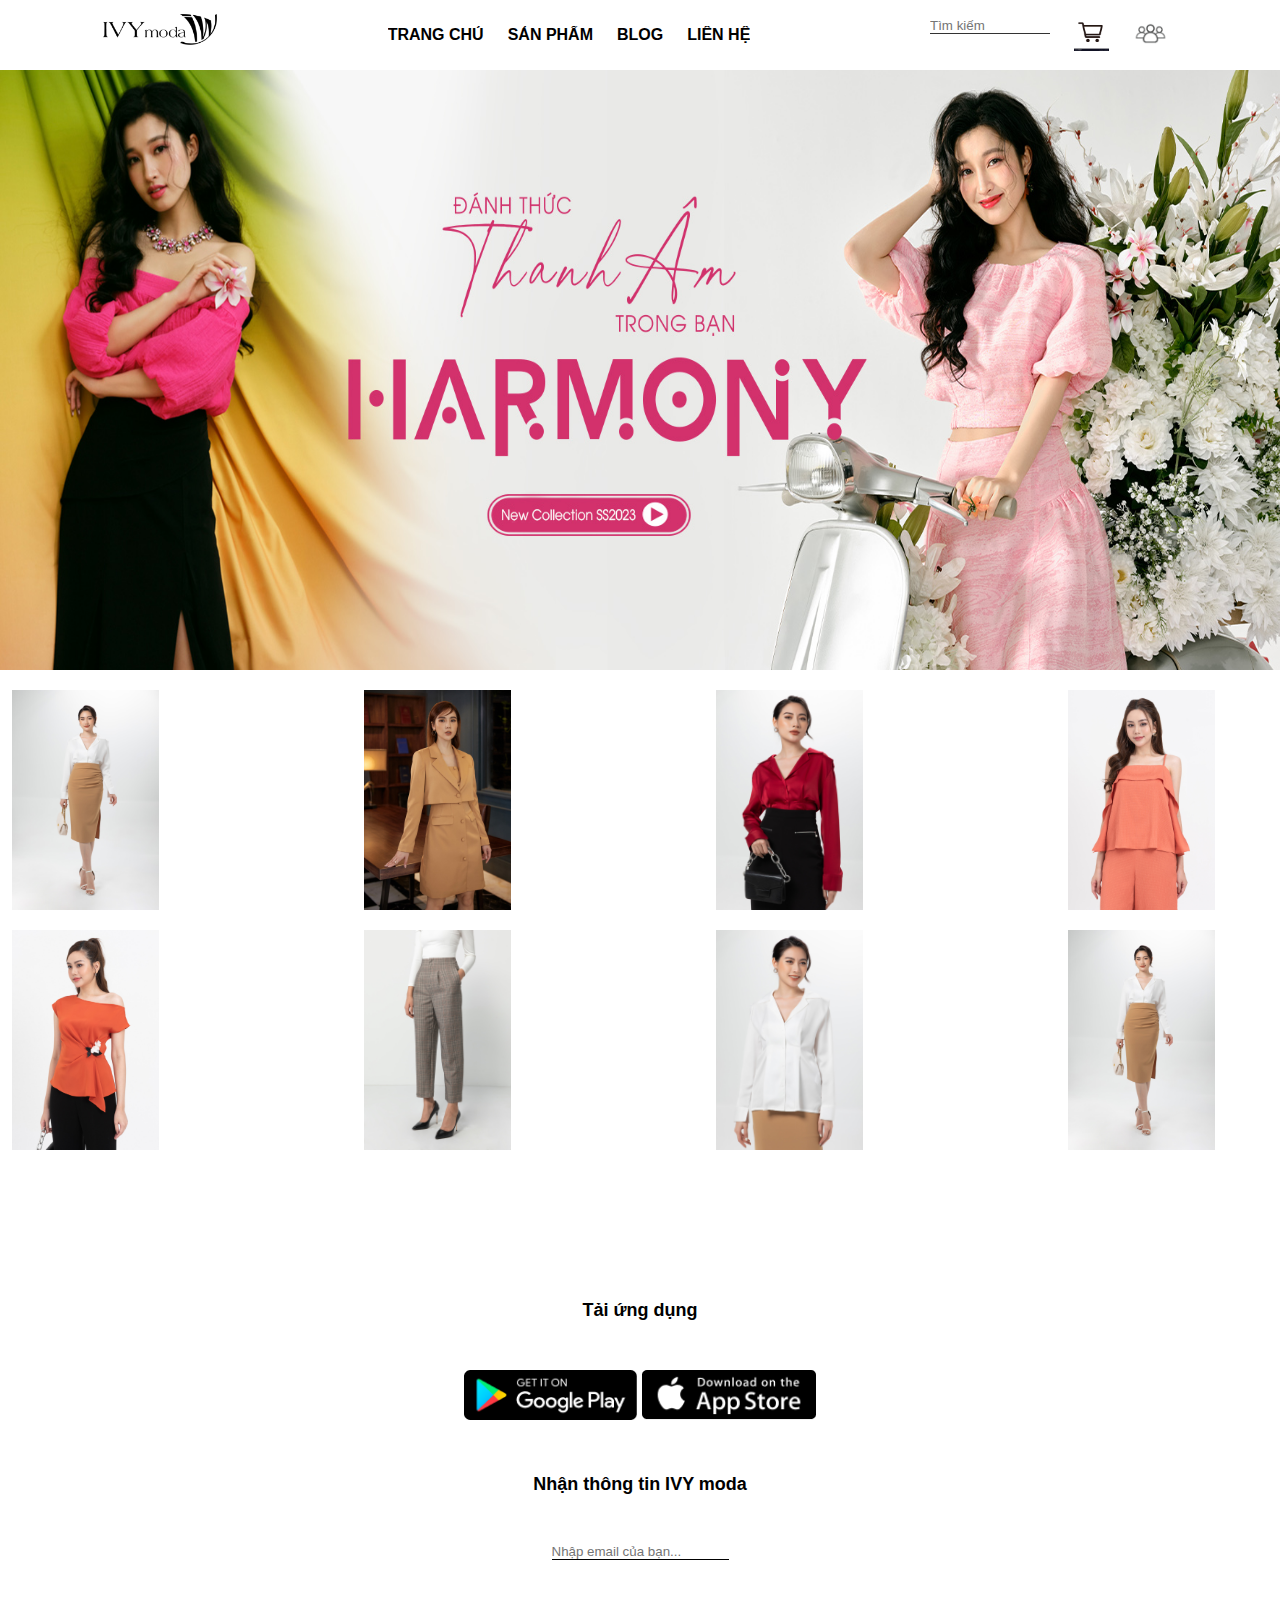
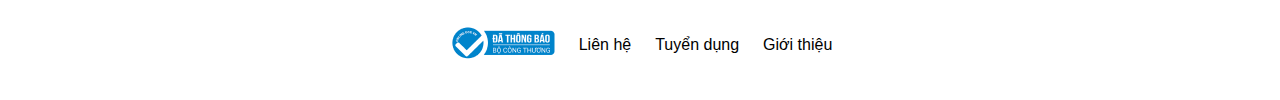
<file: Web/giaoDien/index.html>
<!DOCTYPE html>
<html lang="en">

<head>
    <meta charset="UTF-8">
    <meta http-equiv="X-UA-Compatible" content="IE=edge">
    <meta name="viewport" content="width=device-width, initial-scale=1.0">
    <title>Ivy-Project</title>
    <link rel="stylesheet" href="style.css">


    <script>
        function home_redirect() {
            window.location.href = "index.html"
        }
        function category_redirect() {
            window.location.href = "category.html"
        }
        function product_redirect() {
            window.location.href = "product.html"
        }
        function Cart_redirect() {
            window.location.href = "Cart.html"
        }
        function login_redirect() {
            window.location.href = "login.html"
        }
        function payment_redirect() {
            window.location.href = "payment.html"
        }
    </script>
</head>

<body>
    <header>
        <div class="logo">
            <img src="images/logoIVY.png">
        </div>

        <div class="menu">
            <li><input class="home" type="button" value="TRANG CHỦ" onclick="home_redirect()"></li>
            <li><input class="home" type="button" value="SẢN PHẨM" onclick="category_redirect()"></li>
            <ul class="sub-menu">
                <li><a href="">Hàng mới về</a></li>
                <li><a href="">Collection</a></li>
                <li><input class="home" type="button" value="Áo" onclick="product_redirect()"></li>
                <ul>

                    <li>Áo Sơ Mi</li>
                    <li>Áo thun</li>
                    <li>Áo chống nắng</li>
                    <li>Áo khoác</li>

                </ul>
                </li>
                <li><a href="">Quần</a>
                    <ul>
                        <li>Quần jean</li>
                        <li>Quần lửng</li>
                        <li>Quần dài</li>

                    </ul>
                </li>
            </ul>


            </li>
            <li><input class="home" type="button" value="BLOG" onclick="home_redirect()"></li>
            <li><input class="home" type="button" value="LIÊN HỆ" onclick="home_redirect()"></li>
        </div>

        <div class="other">
            <LI> <input placeholder="Tìm kiếm" type="Tìm kiếm">
            </LI>
            <li><a href=""></a>
                <input class="other-image" type="image" src="images/cart.png" onclick="Cart_redirect()">
            </li>
            </li>
            <li><a href=""></a>
                <input class="other-image" type="image" src="images/dic-employee.png" onclick="login_redirect()">
            </li>
            </li>

        </div>
    </header>

    <section id="slide">
        <div class="aspect-ratio-169">
            <img src="images/bg.jpg">
        </div>
        <div class="content row">
            <div class="content-item">
                <img src="images/soMi2.1.jfif">



            </div>
            <div class="content-item">
                <img src="images/ao3.1.jfif">



            </div>
            <div class="content-item">
                <img src="images/sp11.jfif">



            </div>
            <div class="content-item">
                <img src="images/ao4.1.jpg">



            </div>
            </div>
            <div class="content row">
            <div class="content-item">
                <img src="images/ao5.jpg">


            </div>
            <div class="content-item">
                <img src="images/sp6.jfif">


            </div>
            <div class="content-item">
                <img src="images/sp7.jfif">


            </div>
            <div class="content-item">
                <img src="images/soMi2.1.jfif">


            </div>
        </div>
    </section>

    <section class="app-container">
        <p>Tải ứng dụng</p>
        <div class="app-google">
            <img src="images/googleplay.png">
            <img src="images/appstore.png">
        </div>
        <p>Nhận thông tin IVY moda</p>
        <input type="text" placeholder="Nhập email của bạn...">
    </section>

    <div class="footer">
        <li><a href=""><img src="images/img-congthuong.png"></a></li>
        <li><a href="">Liên hệ</a></li>
        <li><a href="">Tuyển dụng</a></li>
        <li><a href="">Giới thiệu</a></li>
    </div>
</body>

</html>
</file>
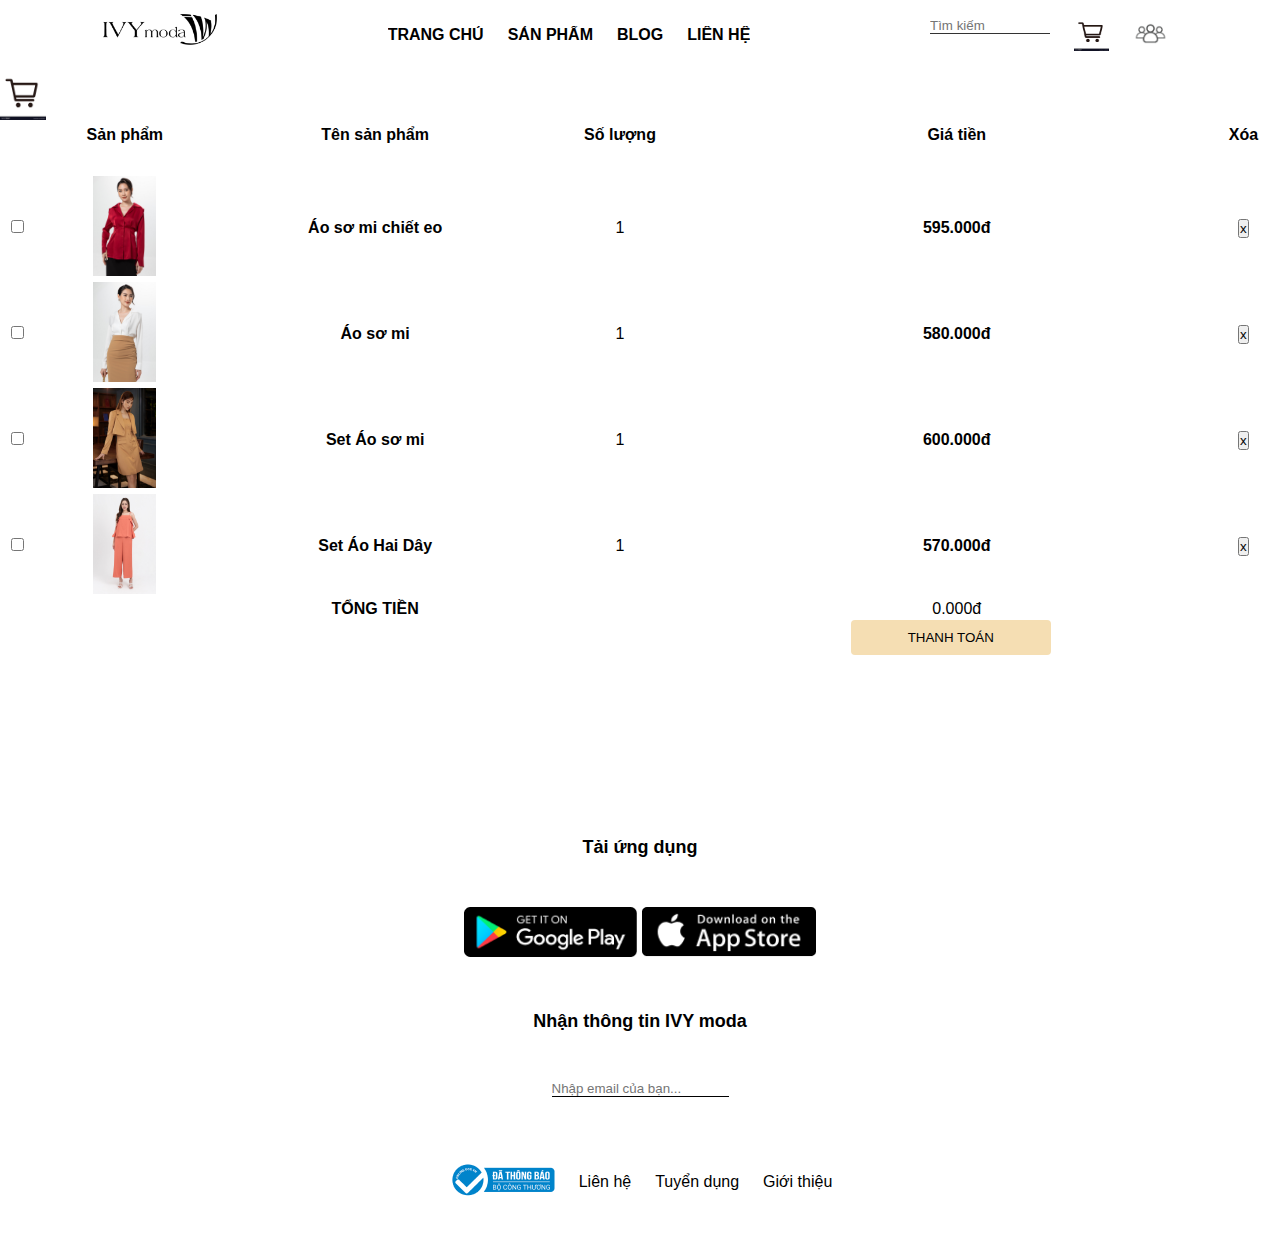
<file: Web/giaoDien/Cart.html>
<!DOCTYPE html>
<html lang="en">

<head>
    <meta charset="UTF-8">
    <meta http-equiv="X-UA-Compatible" content="IE=edge">
    <meta name="viewport" content="width=device-width, initial-scale=1.0">
    <title>Ivy-Project</title>
    <link rel="stylesheet" href="style.css">
     

    <script>
        function home_redirect(){
            window.location.href="index.html"}
        function category_redirect(){
            window.location.href="category.html"
        }
        function product_redirect(){
            window.location.href="product.html"
        }
        function Cart_redirect(){
            window.location.href="Cart.html"
        }
        function login_redirect(){
            window.location.href="login.html"
        }
        function payment_redirect(){
            window.location.href="payment.html"
        }
    </script>
</head>

<body>
    <header>
        <div class="logo">
            <img src="images/logoIVY.png">
        </div>

        <div class="menu">
            <li><input class="home" type="button" value="TRANG CHỦ" onclick="home_redirect()"></li>
            <li><input class="home" type="button" value="SẢN PHẨM" onclick="category_redirect()"></li>
                <ul class="sub-menu">
                    <li><a href="">Hàng mới về</a></li>
                    <li><a href="">Collection</a></li>
                    <li><input class="home" type="button" value="Áo" onclick="product_redirect()"></li>
                        <ul>
                            
                            <li>Áo Sơ Mi</li>
                            <li>Áo thun</li>
                            <li>Áo chống nắng</li>
                            <li>Áo khoác</li>

                        </ul>
                    </li>
                    <li><a href="">Quần</a>
                        <ul>
                            <li>Quần jean</li>
                            <li>Quần lửng</li>
                            <li>Quần dài</li>

                        </ul>
                    </li>
                </ul>


            </li>
            <li><input class="home" type="button" value="BLOG" onclick="home_redirect()"></li>
        <li><input class="home" type="button" value="LIÊN HỆ" onclick="home_redirect()"></li>
        </div>

        <div class="other">
            <LI> <input placeholder="Tìm kiếm" type="Tìm kiếm">
            </LI>
            <li><a href=""></a>
                <input class="other-image" type="image" src="images/cart.png" onclick="Cart_redirect()"></li>
            </li>
            <li><a href=""></a>
                <input class="other-image" type="image" src="images/dic-employee.png" onclick="login_redirect()"></li>
            </li>
            
        </div>
    </header>

    <section class="Cart">
        <div class="container">
            <div class="Cart-top row">
                <div class="cart-top-cart">
                    <img src="images/cart.png" >
                </div>
            </div>

            <div class="cart-content row">
                <table> <!--table: bảng hiển thị, tr: bắt đầu 1 dòng mới, th/td: nội dung của một cột, không ghi gì thì bỏ trống-->
                    <tr>
                        <th></th>
                        <th>Sản phẩm</th>
                        <th>Tên sản phẩm</th>
                        <th>Số lượng</th>
                        <th>Giá tiền</th>
                        <th>Xóa</th>
                    </tr>
                    <tr>
                        <td><input type="checkbox" name="check"></td> <!--input type: kiểu đầu vào, text: chữ, checkbox: hộp kiểm, radio: ô tròn(xuất hiện trong phương thức thanh toán)-->
                        <td>
                            <img src="images/sp1.jfif" alt="">
                        </td>
                        <td>
                            <p>Áo sơ mi chiết eo</p>
                        </td>
                        <td>1</td>
                        <td>
                            <p name="money">595.000đ</p>
                        </td>
                        <td>
                            <button><span>x</span></button>
                        </td>
                    </tr>
                    <tr>
                        <td><input type="checkbox" name="check"></td>
                        <td>
                            <img src="images/soMi2.jfif" alt="">
                        </td>
                        <td>
                            <p >Áo sơ mi</p>
                        </td>
                        <td>1</td>
                        <td>
                            <p name="money">580.000đ</p>
                        </td>
                        <td>
                            <button><span>x</span></button>
                        </td>
                    </tr>
                    <tr>
                        <td><input type="checkbox" name="check"></td>
                        <td>
                            <img src="images/ao3.jfif" alt="">
                        </td>
                        <td>
                            <p> Set Áo sơ mi</p>
                        </td>
                        <td>1</td>
                        <td>
                            <p name="money">600.000đ</p>
                        </td>
                        <td>
                            <button><span>x</span></button>
                        </td>
                    </tr>
                    <tr>
                        <td><input type="checkbox" name="check"></td>
                        <td>
                            <img src="images/ao4.jpg" alt="">
                        </td>
                        <td>
                            <p>Set Áo Hai Dây</p>
                        </td>
                        <td>1</td>
                        <td>
                            <p name="money">570.000đ</p>
                        </td>
                        <td>
                            <button><span>x</span></button>
                        </td>
                    </tr>
                    <tr>
                        <td></td>
                        <td></td>
                        <TD>
                            <p>TỔNG TIỀN</p>
                        </TD>
                        <td></td>
                        <td>0.000đ</td>
                        <TD></TD>
                    </tr>
                    <tr>
                        <td></td>
                        <TD></TD>
                        <td></td>
                        <td></td>
                        <TD>
                            <div class="cart-content-button">
                                <input class="button thanhtoan" type="button" value="THANH TOÁN" onclick="payment_redirect()"> <!-- nhấn thì chuyển đến hàm page_director trên đầu-->
                            </div>
                        </TD>
                        <TD></TD>
                    </tr>
                </table>
            </div>
        </div>
        <script language="javascript">
            document.getElementById('btn').onclick = function()
            {
                // Khai báo tham số
                var checkbox = document.getElementsByName('check');
                var money= document.getElementsByName('money');
                var result =document.getElementsByName('result')
                 
                // Lặp qua từng checkbox để lấy giá trị
                for (var i = 0; i < checkbox.length; i++){
                    if (checkbox[i].checked === true){
                        result += money[i].value ;
                    }
                }
                 alert(result);
                
            };
        </script>
    </section>

    <section class="app-container">
        <p>Tải ứng dụng</p>
        <div class="app-google">
            <img src="images/googleplay.png">
            <img src="images/appstore.png">
        </div>
        <p>Nhận thông tin IVY moda</p>
        <input type="text" placeholder="Nhập email của bạn...">
    </section>

    <div class="footer">
        <li><a href=""><img src="images/img-congthuong.png"></a></li>
        <li><a href="">Liên hệ</a></li>
        <li><a href="">Tuyển dụng</a></li>
        <li><a href="">Giới thiệu</a></li>
    </div>
</body>

</html>
</file>
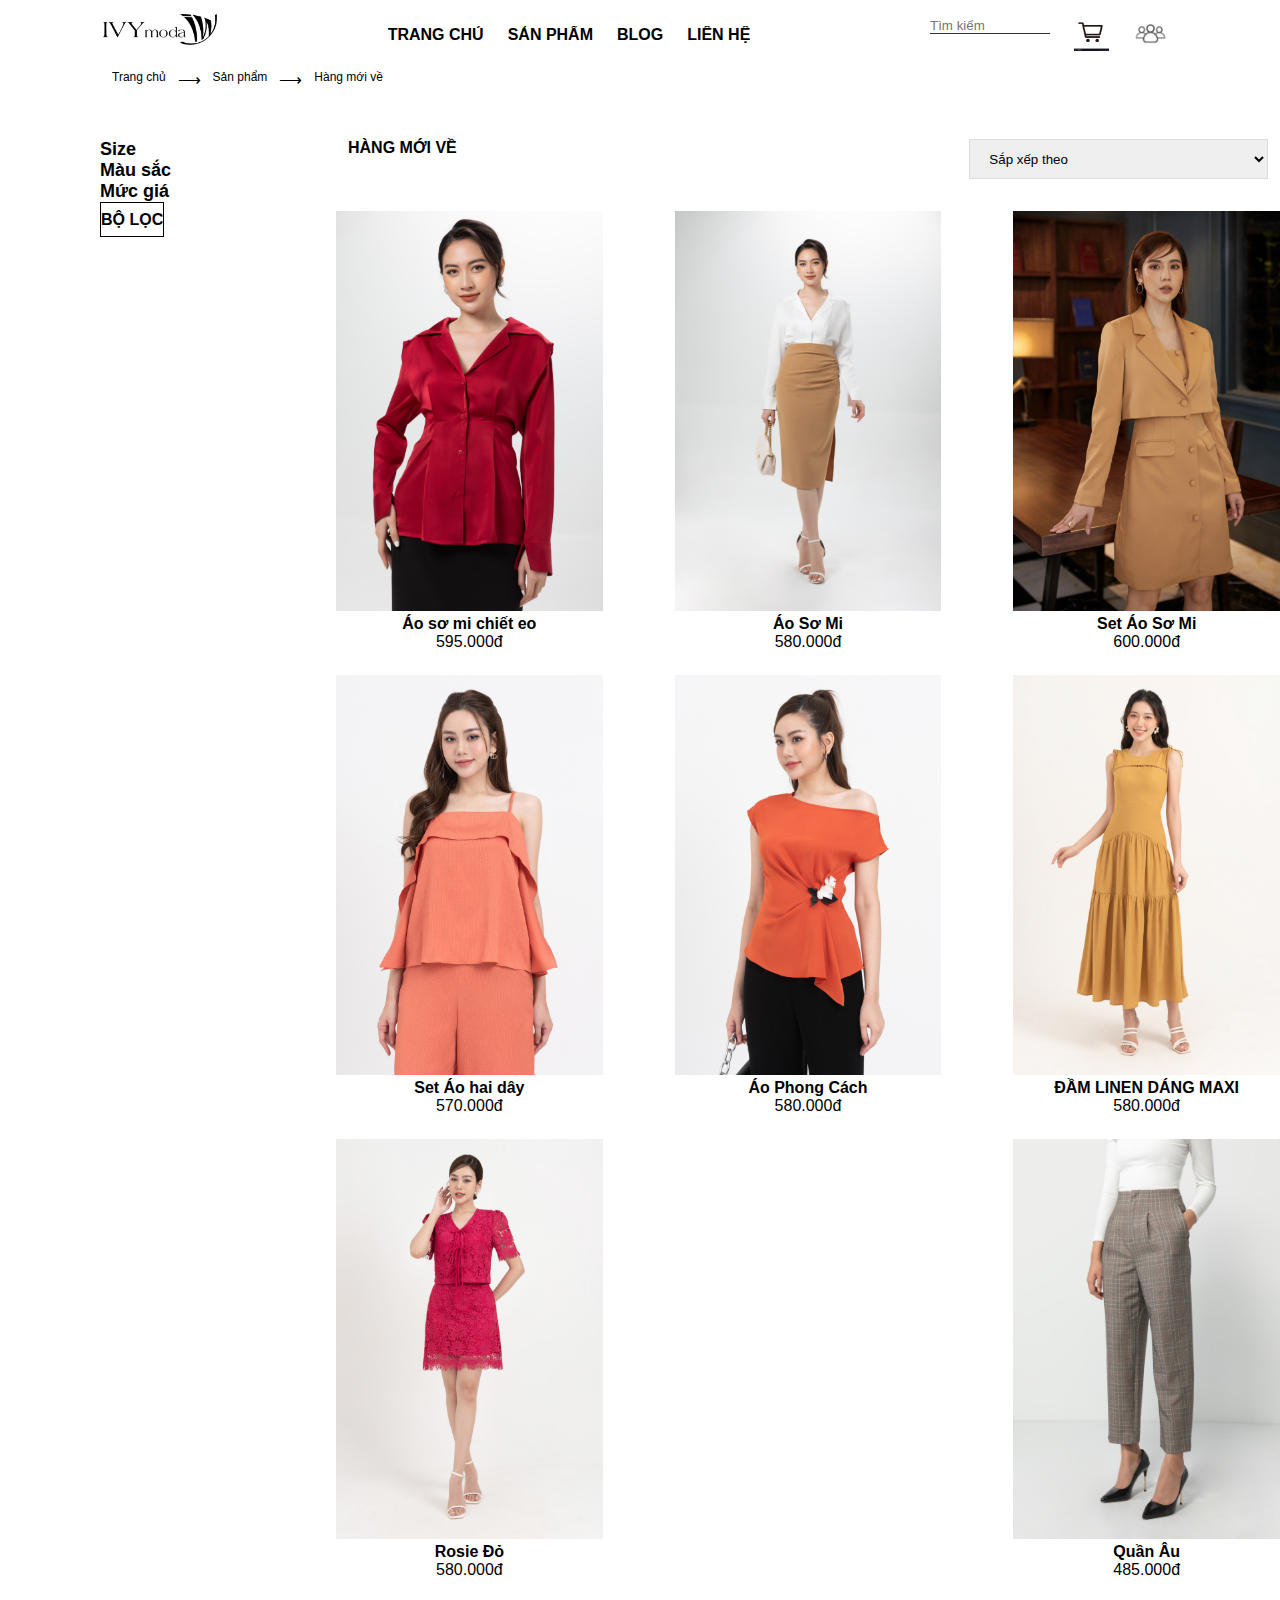
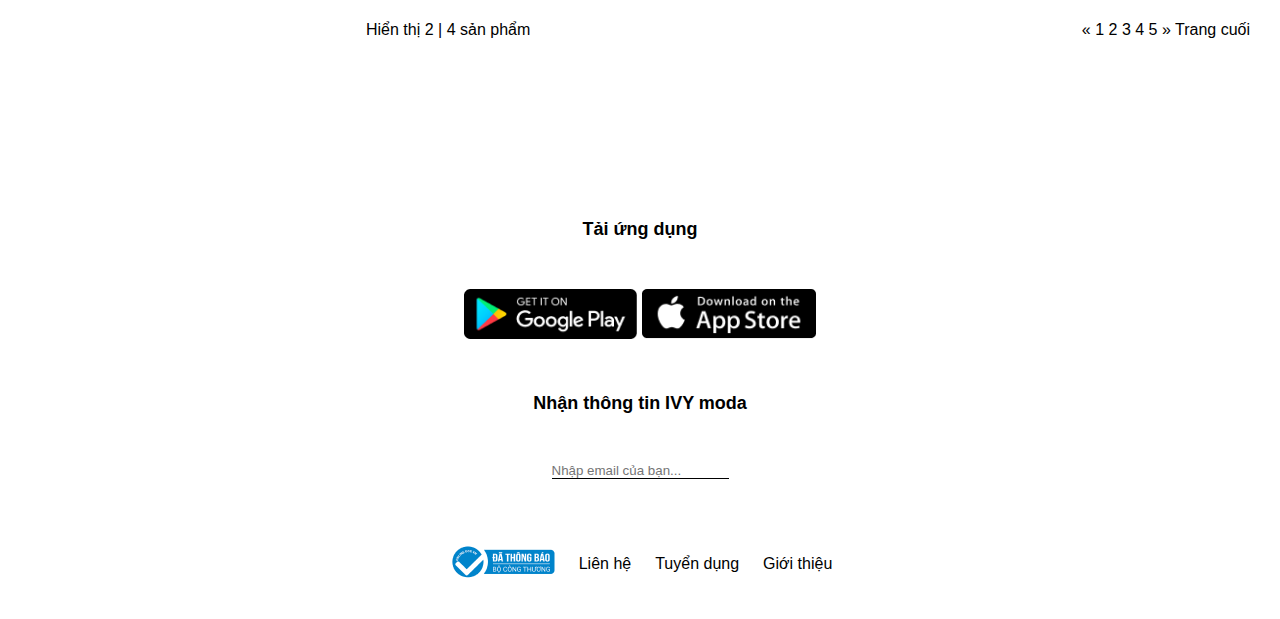
<file: Web/giaoDien/category.html>
<!DOCTYPE html>
<html lang="en">

<head>
    <meta charset="UTF-8">
    <meta http-equiv="X-UA-Compatible" content="IE=edge">
    <meta name="viewport" content="width=device-width, initial-scale=1.0">
    <title>Ivy-Project</title>
    <link rel="stylesheet" href="style.css">
     

    <script>
        function home_redirect(){
            window.location.href="index.html"}
        function category_redirect(){
            window.location.href="category.html"
        }
        function product_redirect(){
            window.location.href="product.html"
        }
        function Cart_redirect(){
            window.location.href="Cart.html"
        }
        function login_redirect(){
            window.location.href="login.html"
        }
        function payment_redirect(){
            window.location.href="payment.html"
        }
    </script>
</head>

<body>
    <header>
        <div class="logo">
            <img src="images/logoIVY.png">
        </div>

        <div class="menu">
            <li><input class="home" type="button" value="TRANG CHỦ" onclick="home_redirect()"></li>
            <li><input class="home" type="button" value="SẢN PHẨM" onclick="category_redirect()"></li>
                <ul class="sub-menu">
                    <li><a href="">Hàng mới về</a></li>
                    <li><a href="">Collection</a></li>
                    <li><input class="home" type="button" value="Áo" onclick="product_redirect()"></li>
                        <ul>
                            
                            <li>Áo Sơ Mi</li>
                            <li>Áo thun</li>
                            <li>Áo chống nắng</li>
                            <li>Áo khoác</li>

                        </ul>
                    </li>
                    <li><a href="">Quần</a>
                        <ul>
                            <li>Quần jean</li>
                            <li>Quần lửng</li>
                            <li>Quần dài</li>

                        </ul>
                    </li>
                </ul>


            </li>
            <li><input class="home" type="button" value="BLOG" onclick="home_redirect()"></li>
            <li><input class="home" type="button" value="LIÊN HỆ" onclick="home_redirect()"></li>
        </div>

        <div class="other">
            <LI> <input placeholder="Tìm kiếm" type="Tìm kiếm">
            </LI>
            <li><a href=""></a>
                <input class="other-image" type="image" src="images/cart.png" onclick="Cart_redirect()"></li>
            </li>
            <li><a href=""></a>
                <input class="other-image" type="image" src="images/dic-employee.png" onclick="login_redirect()"></li>
            </li>
            
        </div>
    </header>

<body>

    <section class="category">
        <div class="container">
            <div class="category-top row">
                <p>Trang chủ</p><span> &#10230;</span>
                <p>Sản phẩm</p><span> &#10230;</span>
                <p>Hàng mới về</p>
            </div>
        </div>

        <div class="container">
            <div class="row">
                <div class="category-left">
                    <ul>
                        <li class="category-left-li">
                            <a href="">Size</a>
                        </li>
                        <li class="category-left-li">
                            <a href="">Màu sắc</a>
                        </li>
                        <li class="category-left-li">
                            <a href="">Mức giá</a>
                        </li>
                        <li>
                            <Button class="category-left-boLoc">
                                <span>BỘ LỌC</span>
                            </Button>
                        </li>
                    </ul>
                </div>
                <div class="category-right row">
                    <div class="category-right-item">
                        <P>HÀNG MỚI VỀ</P>
                        
                    </div>
                    <div class="category-right-item">
                        <SELect>
                            <option value="">Sắp xếp theo</option>
                            <option value="">Mới nhất</option>
                            <option value="">hihi</option>
                            <option value="">Giá từ thấp tới cao</option>
                            <option value="">Giá từ cao đến thấp</option>
                        </SELect>
                    </div>
                    <div class="category-right-content row">
                        <div class="category-right-content-item">
                            <input class="category-right-content-item-Ao" type="image" src="images/soMi1.jfif" onclick="product_redirect()">
                            <h1>Áo sơ mi chiết eo</h1>
                            <P>595.000đ </P>
                            

                        </div>
                        <div class="category-right-content-item">
                            <img src="images/soMi2.1.jfif">
                            <h1>Áo Sơ Mi</h1>
                            <P>580.000đ </P>

                        </div>
                        <div class="category-right-content-item">
                            <img src="images/ao3.1.jfif">
                            <h1>Set Áo Sơ Mi </h1>
                            <P>600.000đ </P>

                        </div>
                        <div class="category-right-content-item">
                            <img src="images/ao4.1.jpg">
                            <h1>Set Áo hai dây</h1>
                            <P>570.000đ </P>

                        </div>
                        <div class="category-right-content-item">
                            <img src="images/ao5.jpg">
                            <h1>Áo Phong Cách</h1>
                            <P>580.000đ </P>

                        </div>
                        <div class="category-right-content-item">
                            <img src="images/dam.jpg">
                            <h1>ĐẦM LINEN DÁNG MAXI</h1>
                            <P>580.000đ </P>

                        </div>
                        <div class="category-right-content-item">
                            <img src="images/rosie.jpg">
                            <h1>Rosie Đỏ</h1>
                            <P>580.000đ </P>

                        </div>
                        <div class="category-right-content-item">
                            <img src="images/sp6.jfif">
                            <h1>Quần Âu</h1>
                            <P>485.000đ </P>
                        </div>
                    </div>

                    <div class="category-right-bottom row">
                        <div class="category-right-bottom-item">
                            <p>Hiển thị 2 <span>|</span> 4 sản phẩm</p>
                        </div>
                        <div class="category-right-bottom-item">
                            <p><span>&#171;</span> 1 2 3 4 5 <span>&#187;</span> Trang cuối</p>
                        </div>
                    </div>
                </div>
            </div>
        </div>
        
    </section>

    <section class="app-container">
        <p>Tải ứng dụng</p>
        <div class="app-google">
            <img src="images/googleplay.png">
            <img src="images/appstore.png">
        </div>
        <p>Nhận thông tin IVY moda</p>
        <input type="text" placeholder="Nhập email của bạn...">
    </section>

    <div class="footer">
        <li><a href=""><img src="images/img-congthuong.png"></a></li>
        <li><a href="">Liên hệ</a></li>
        <li><a href="">Tuyển dụng</a></li>
        <li><a href="">Giới thiệu</a></li>
    </div>
</body>

</html>
</file>
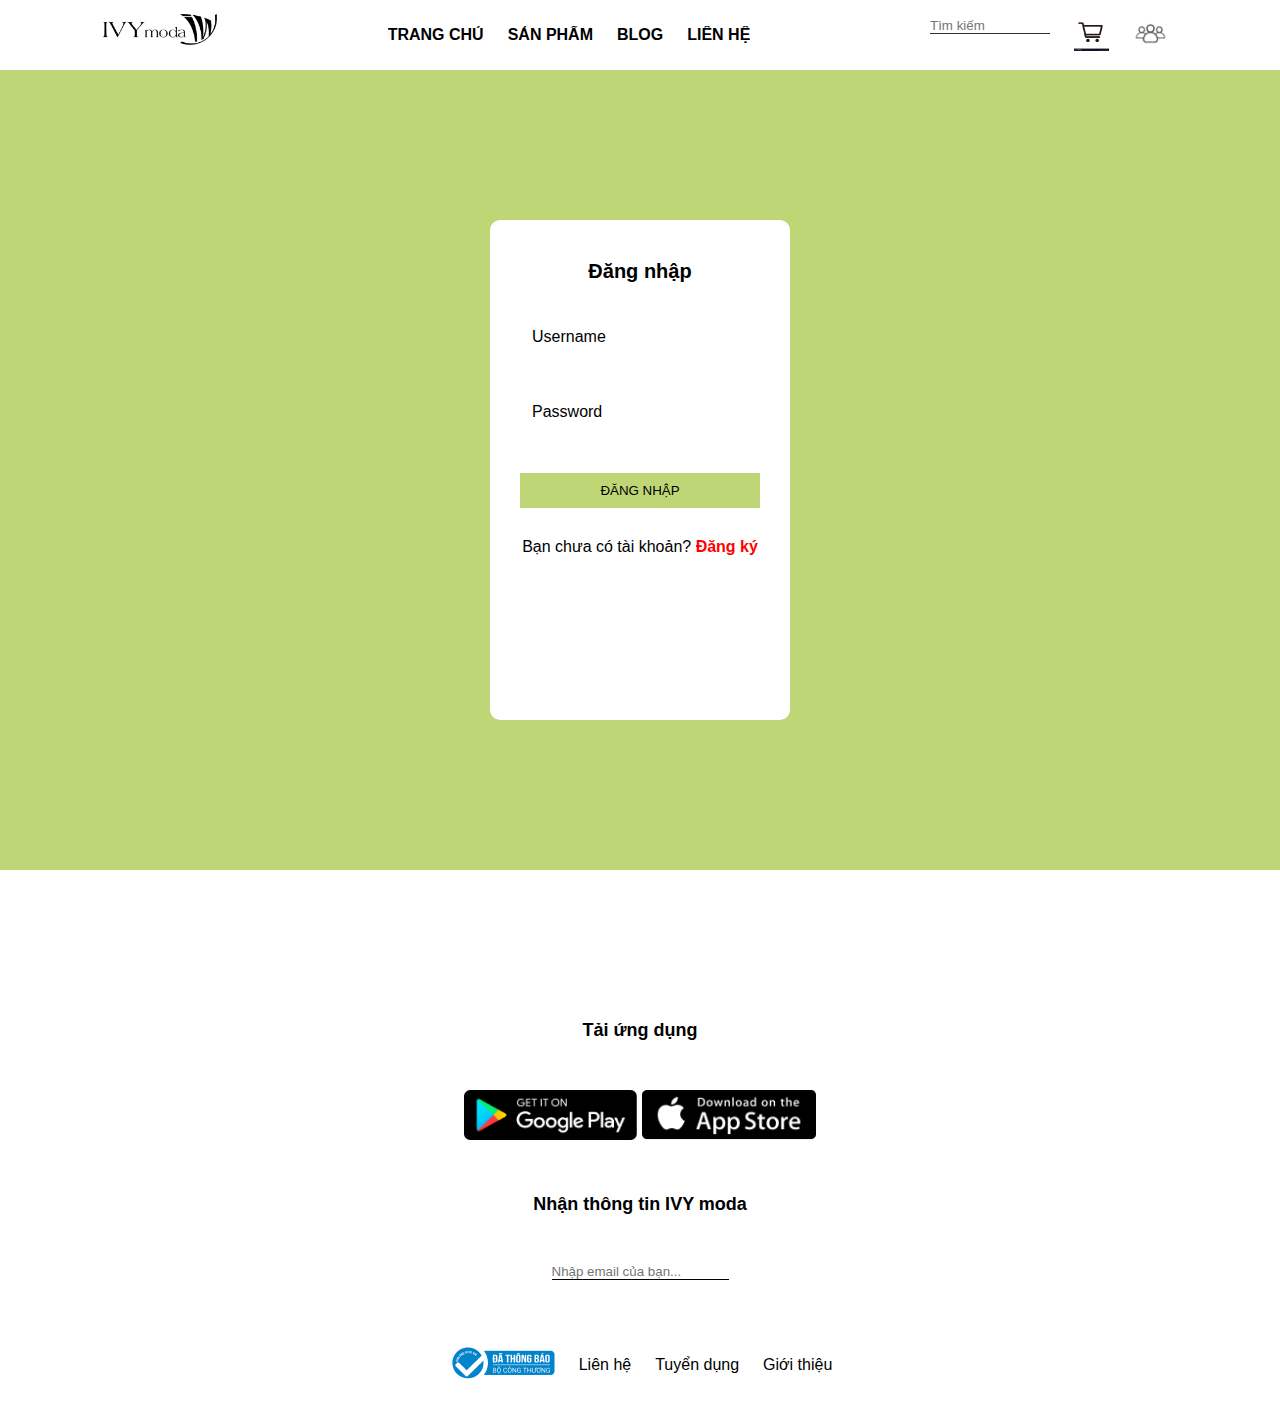
<file: Web/giaoDien/login.html>
<!DOCTYPE html>
<html lang="en">

<head>
    <meta charset="UTF-8">
    <meta http-equiv="X-UA-Compatible" content="IE=edge">
    <meta name="viewport" content="width=device-width, initial-scale=1.0">
    <title>Ivy-Project</title>
    <link rel="stylesheet" href="style.css">
     

    <script>
        function home_redirect(){
            window.location.href="index.html"}
        function category_redirect(){
            window.location.href="category.html"
        }
        function product_redirect(){
            window.location.href="product.html"
        }
        function Cart_redirect(){
            window.location.href="Cart.html"
        }
        function login_redirect(){
            window.location.href="login.html"
        }
        function payment_redirect(){
            window.location.href="payment.html"
        }
    </script>
</head>

<body>
    <header>
        <div class="logo">
            <img src="images/logoIVY.png">
        </div>

        <div class="menu">
            <li><input class="home" type="button" value="TRANG CHỦ" onclick="home_redirect()"></li>
            <li><input class="home" type="button" value="SẢN PHẨM" onclick="category_redirect()"></li>
                <ul class="sub-menu">
                    <li><a href="">Hàng mới về</a></li>
                    <li><a href="">Collection</a></li>
                    <li><input class="home" type="button" value="Áo" onclick="product_redirect()"></li>
                        <ul>
                            
                            <li>Áo Sơ Mi</li>
                            <li>Áo thun</li>
                            <li>Áo chống nắng</li>
                            <li>Áo khoác</li>

                        </ul>
                    </li>
                    <li><a href="">Quần</a>
                        <ul>
                            <li>Quần jean</li>
                            <li>Quần lửng</li>
                            <li>Quần dài</li>

                        </ul>
                    </li>
                </ul>


            </li>
            <li><input class="home" type="button" value="BLOG" onclick="home_redirect()"></li>
        <li><input class="home" type="button" value="LIÊN HỆ" onclick="home_redirect()"></li>

        </div>

        <div class="other">
            <LI> <input placeholder="Tìm kiếm" type="Tìm kiếm">
            </LI>
            <li><a href=""></a>
                <input class="other-image" type="image" src="images/cart.png" onclick="Cart_redirect()"></li>
            </li>
            <li><a href=""></a>
                <input class="other-image" type="image" src="images/dic-employee.png" onclick="login_redirect()"></li>
            </li>
            
        </div>
    </header>

    <section class="login">
        <div class="login_container">
            <form action="" class="login_form">
                <h1 style="font-weight: bold; font-size: 20px;">Đăng nhập</h1>
                <div class="form_text row">
                    <label for="">Username</label>
                    <input type="text" >
                </div>
                <div class="form_text row">
                    <label for="">Password</label>
                    <input type="Password" >
                </div>
                
                <input class="button" type="button" value="ĐĂNG NHẬP" onclick="home_redirect()">
            <span>Bạn chưa có tài khoản? <input class="home singup" type="button" value="Đăng ký" onclick="login_redirect()"></span>
            </form>
            

        </div>
        
        <script>
            const loginform = document.querySelectorAll('.form_text input')
            const loginlabel = document.querySelectorAll('.form_text label')
            for(let i =0; i<2;i++){
                loginform[i].addEventListener("mouseover", function(){
                    loginlabel[i].classList.add("focus")
                })
                loginform[i].addEventListener("mouseout", function(){
                    if(loginform[i].value==""){
                    loginlabel[i].classList.remove("focus")}
                })
            }
        </script>
    </section>

    <section class="app-container">
        <p>Tải ứng dụng</p>
        <div class="app-google">
            <img src="images/googleplay.png">
            <img src="images/appstore.png">
        </div>
        <p>Nhận thông tin IVY moda</p>
        <input type="text" placeholder="Nhập email của bạn...">
    </section>

    <div class="footer">
        <li><a href=""><img src="images/img-congthuong.png"></a></li>
        <li><a href="">Liên hệ</a></li>
        <li><a href="">Tuyển dụng</a></li>
        <li><a href="">Giới thiệu</a></li>
    </div>
</body>

</html>
</file>
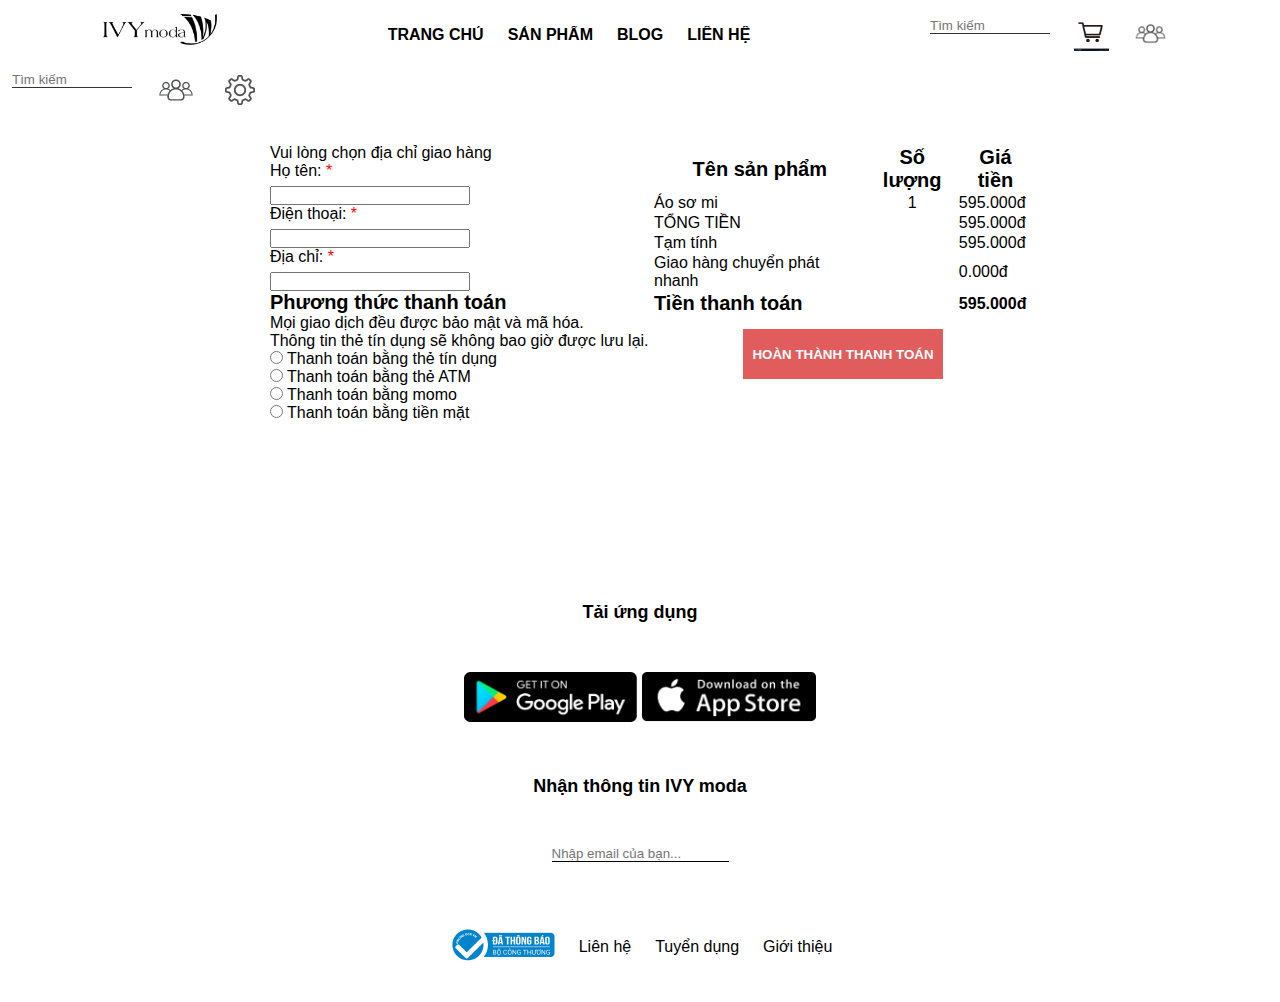
<file: Web/giaoDien/payment.html>
<!DOCTYPE html>
<html lang="en">

<head>
    <meta charset="UTF-8">
    <meta http-equiv="X-UA-Compatible" content="IE=edge">
    <meta name="viewport" content="width=device-width, initial-scale=1.0">
    <title>Ivy-Project</title>
    <link rel="stylesheet" href="style.css">
     

    <script>
        function home_redirect(){
            window.location.href="index.html"}
        function category_redirect(){
            window.location.href="category.html"
        }
        function product_redirect(){
            window.location.href="product.html"
        }
        function Cart_redirect(){
            window.location.href="Cart.html"
        }
        function login_redirect(){
            window.location.href="login.html"
        }
        function payment_redirect(){
            window.location.href="payment.html"
        }
    </script>
</head>

<body>
    <header>
        <div class="logo">
            <img src="images/logoIVY.png">
        </div>

        <div class="menu">
            <li><input class="home" type="button" value="TRANG CHỦ" onclick="home_redirect()"></li>
            <li><input class="home" type="button" value="SẢN PHẨM" onclick="category_redirect()"></li>
                <ul class="sub-menu">
                    <li><a href="">Hàng mới về</a></li>
                    <li><a href="">Collection</a></li>
                    <li><input class="home" type="button" value="Áo" onclick="product_redirect()"></li>
                        <ul>
                            
                            <li>Áo Sơ Mi</li>
                            <li>Áo thun</li>
                            <li>Áo chống nắng</li>
                            <li>Áo khoác</li>

                        </ul>
                    </li>
                    <li><a href="">Quần</a>
                        <ul>
                            <li>Quần jean</li>
                            <li>Quần lửng</li>
                            <li>Quần dài</li>

                        </ul>
                    </li>
                </ul>


            </li>
            <li><input class="home" type="button" value="BLOG" onclick="home_redirect()"></li>
        <li><input class="home" type="button" value="LIÊN HỆ" onclick="home_redirect()"></li>

        </div>

        <div class="other">
            <LI> <input placeholder="Tìm kiếm" type="Tìm kiếm">
            </LI>
            <li><a href=""></a>
                <input class="other-image" type="image" src="images/cart.png" onclick="Cart_redirect()"></li>
            </li>
            <li><a href=""></a>
                <input class="other-image" type="image" src="images/dic-employee.png" onclick="login_redirect()"></li>
            </li>
            
        </div>
    </header>

        <div class="other">
            <LI> <input placeholder="Tìm kiếm" type="Tìm kiếm">
            </LI>
            <li><a href=""></a>
                <img src="images/dic-employee.png"></a>
            </li>
            <li><a href="">
                    <img src="images/setting.png"></a>
            </li>
        </div>
    </header>

    <section class="payment">
        <div class="container">
            <div class="payment-content row">
                <div class="payment-content-left">
                    <p>Vui lòng chọn địa chỉ giao hàng</p>
                    <div class="delivery-content-input ">
                        <label for="">Họ tên: <span style="color:red;">*</span></label>
                        <input type="text" style="width: 200px;">
                    </div>
                    <div class="delivery-content-input">
                        <label for="">Điện thoại: <span style="color:red;">*</span></label>
                        <input type="text" style="width: 200px;">
                    </div>
                    <div class="delivery-content-input">
                        <label for="">Địa chỉ: <span style="color:red;">*</span></label>
                        <input type="text" style="width: 200px;">
                    </div>
                    <div class="payment-content-left-method-payment">
                        <p style="font-weight: bold; font-size: 20px;">Phương thức thanh toán</p>
                        <p>Mọi giao dịch đều được bảo mật và mã hóa.</p>
                        <p> Thông tin thẻ tín dụng sẽ không bao giờ được lưu lại.</p>
                        <div class="item">
                            <input type="radio">
                            <label for="">Thanh toán bằng thẻ tín dụng</label>
                        </div>
                        <div class="item">
                            <input type="radio">
                            <label for="">Thanh toán bằng thẻ ATM</label>
                        </div>
                        <div class="item">
                            <input type="radio">
                            <label for="">Thanh toán bằng momo</label>
                        </div>
                        <div class="item">
                            <input type="radio">
                            <label for="">Thanh toán bằng tiền mặt</label>
                        </div>
                    </div>
                </div>
                <div class="payment-content-right">
                    <table >
                        <tr>
                            <th style="font-size: 20px;">Tên sản phẩm</th>
                            <th style="font-size: 20px;">Số lượng</th>
                            <th style="font-size: 20px;">Giá tiền</th>
                        </tr>
                        <tr>
                            <td>
                                <p>Áo sơ mi</p>
                            </td>
                            <td style=" text-align: center; ">1</td>
                            <td>
                                <p>595.000đ</p>
                            </td>
                        </tr>
                        <tr>
                            <TD>
                                <p>TỔNG TIỀN</p>
                            </TD>
                            <td></td>
                            <TD>595.000đ</TD>
                        </tr>
                        <tr>
                            <td>
                                <p>Tạm tính</p>
                            </td>
                            <td></td>
                            <td>
                                <p>595.000đ</p>
                            </td>
                        </tr>
                        <tr>
                            <td>
                                <p>Giao hàng chuyển phát nhanh</p>
                            </td>
                            <td></td>
                            <td>
                                <p>0.000đ</p>
                            </td>
                        </tr>
                        <tr>
                            <td>
                                <p style="font-weight: bold; font-size: 20px;">Tiền thanh toán</p>
                            </td>
                            <td></td>
                            <td>
                                <p style="font-weight: bold;">595.000đ</p>
                            </td>
                        </tr>
                    </table>

                    <div class="delivery-content-button">
                        <button>
                            <p style="font-weight: bold;"> HOÀN THÀNH THANH TOÁN</p>
                        </button>
                    </div>
                </div>
            </div>
        </div>
    </section>

    <section class="app-container">
        <p>Tải ứng dụng</p>
        <div class="app-google">
            <img src="images/googleplay.png">
            <img src="images/appstore.png">
        </div>
        <p>Nhận thông tin IVY moda</p>
        <input type="text" placeholder="Nhập email của bạn...">
    </section>

    <div class="footer">
        <li><a href=""><img src="images/img-congthuong.png"></a></li>
        <li><a href="">Liên hệ</a></li>
        <li><a href="">Tuyển dụng</a></li>
        <li><a href="">Giới thiệu</a></li>
    </div>
</body>

</html>
</file>
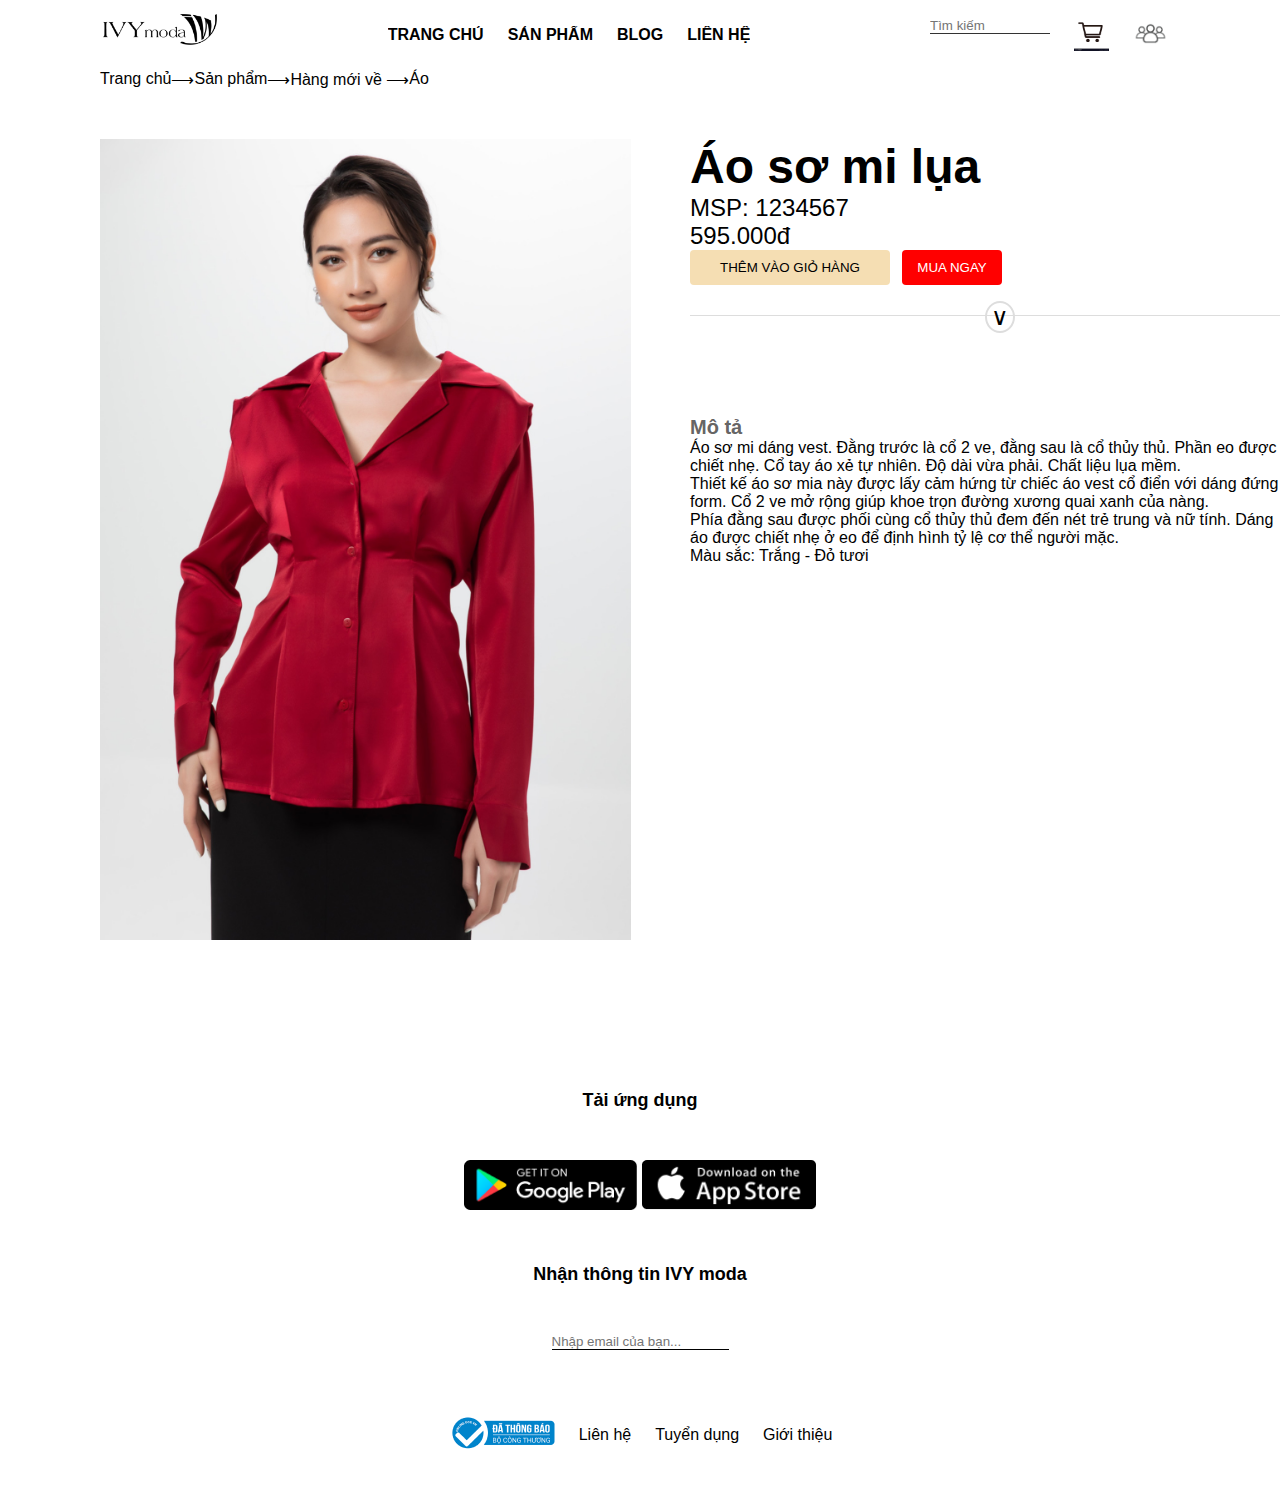
<file: Web/giaoDien/product.html>
<!DOCTYPE html>
<html lang="en">

<head>
    <meta charset="UTF-8">
    <meta http-equiv="X-UA-Compatible" content="IE=edge">
    <meta name="viewport" content="width=device-width, initial-scale=1.0">
    <title>Ivy-Project</title>
    <link rel="stylesheet" href="style.css">
     

    <script>
        function home_redirect(){
            window.location.href="index.html"}
        function category_redirect(){
            window.location.href="category.html"
        }
        function product_redirect(){
            window.location.href="product.html"
        }
        function Cart_redirect(){
            window.location.href="Cart.html"
        }
        function login_redirect(){
            window.location.href="login.html"
        }
        function payment_redirect(){
            window.location.href="payment.html"
        }
    </script>
</head>

<body>
    <header>
        <div class="logo">
            <img src="images/logoIVY.png">
        </div>

        <div class="menu">
            <li><input class="home" type="button" value="TRANG CHỦ" onclick="home_redirect()"></li>
            <li><input class="home" type="button" value="SẢN PHẨM" onclick="category_redirect()"></li>
                <ul class="sub-menu">
                    <li><a href="">Hàng mới về</a></li>
                    <li><a href="">Collection</a></li>
                    <li><input class="home" type="button" value="Áo" onclick="product_redirect()"></li>
                        <ul>
                            
                            <li>Áo Sơ Mi</li>
                            <li>Áo thun</li>
                            <li>Áo chống nắng</li>
                            <li>Áo khoác</li>

                        </ul>
                    </li>
                    <li><a href="">Quần</a>
                        <ul>
                            <li>Quần jean</li>
                            <li>Quần lửng</li>
                            <li>Quần dài</li>

                        </ul>
                    </li>
                </ul>


            </li>
            <li><input class="home" type="button" value="BLOG" onclick="home_redirect()"></li>
        <li><input class="home" type="button" value="LIÊN HỆ" onclick="home_redirect()"></li>

        </div>

        <div class="other">
            <LI> <input placeholder="Tìm kiếm" type="Tìm kiếm">
            </LI>
            <li><a href=""></a>
                <input class="other-image" type="image" src="images/cart.png" onclick="Cart_redirect()"></li>
            </li>
            <li><a href=""></a>
                <input class="other-image" type="image" src="images/dic-employee.png" onclick="login_redirect()"></li>
            </li>
            
        </div>
    </header>

    <section class="product">
        <div class="container">
            <div class="product-top row">
                <p>Trang chủ</p><span> &#10230;</span>
                <p>Sản phẩm</p><span> &#10230;</span>
                <p>Hàng mới về<span> &#10230;</span>
                <p> Áo</p>
            </div>
            <div class="product-content row">

                <div class="product-content-left">
                    <img src="images/sp1.jfif" alt="">
                </div>

                <div class="product-content-right">
                    <div class="product-content-right-name">
                        <h1>Áo sơ mi lụa</h1>
                        <p>MSP: 1234567</p>
                    </div>
                    <div class="product-content-right-price">
                        <p> 595.000đ</p>
                    </div>
                    <div class="product-content-right-button row">
                        <input class="button thanhtoan" type="button" value="THÊM VÀO GIỎ HÀNG" onclick="Cart_redirect()">
                        <input class="thanhtoan pay" type="button" value="MUA NGAY" onclick="payment_redirect()">
                    </div>
                    <div class="bottom">
                        <div class="bottom-top">
                            &#8744;
                        </div>
                        <div class="bottom-content">
                            <h1 style="font-weight: bold; color: #4b4949dd; font-size: 20px;">Mô tả</h1>
                            <h1 style="font-size: 16px; color: black; font-weight: normal;">Áo sơ mi dáng vest. Đằng trước là cổ 2 ve, đằng sau là cổ thủy thủ. Phần eo được chiết nhẹ. Cổ tay áo xẻ tự nhiên. Độ dài vừa phải. Chất liệu lụa mềm.</h1>
                            <h1 style="font-size: 16px; color: black; font-weight: normal;">Thiết kế áo sơ mia này được lấy cảm hứng từ chiếc áo vest cổ điển với dáng đứng form. Cổ 2 ve mở rộng giúp khoe trọn đường xương quai xanh của nàng. </h1>
                            <h1 style="font-size: 16px; color: black; font-weight: normal;">Phía đằng sau được phối cùng cổ thủy thủ đem đến nét trẻ trung và nữ tính. Dáng áo được chiết nhẹ ở eo để định hình tỷ lệ cơ thể người mặc.</h1>
                            <h1 style="font-size: 16px; color: black; font-weight: normal;">Màu sắc: Trắng - Đỏ tươi</h1>
                        </div>
                    </div>
                </div>
            </div>
        </div>
    </section>

    <section class="app-container">
        <p>Tải ứng dụng</p>
        <div class="app-google">
            <img src="images/googleplay.png">
            <img src="images/appstore.png">
        </div>
        <p>Nhận thông tin IVY moda</p>
        <input type="text" placeholder="Nhập email của bạn...">
    </section>

    <div class="footer">
        <li><a href=""><img src="images/img-congthuong.png"></a></li>
        <li><a href="">Liên hệ</a></li>
        <li><a href="">Tuyển dụng</a></li>
        <li><a href="">Giới thiệu</a></li>
    </div>
</body>

</html>
</file>
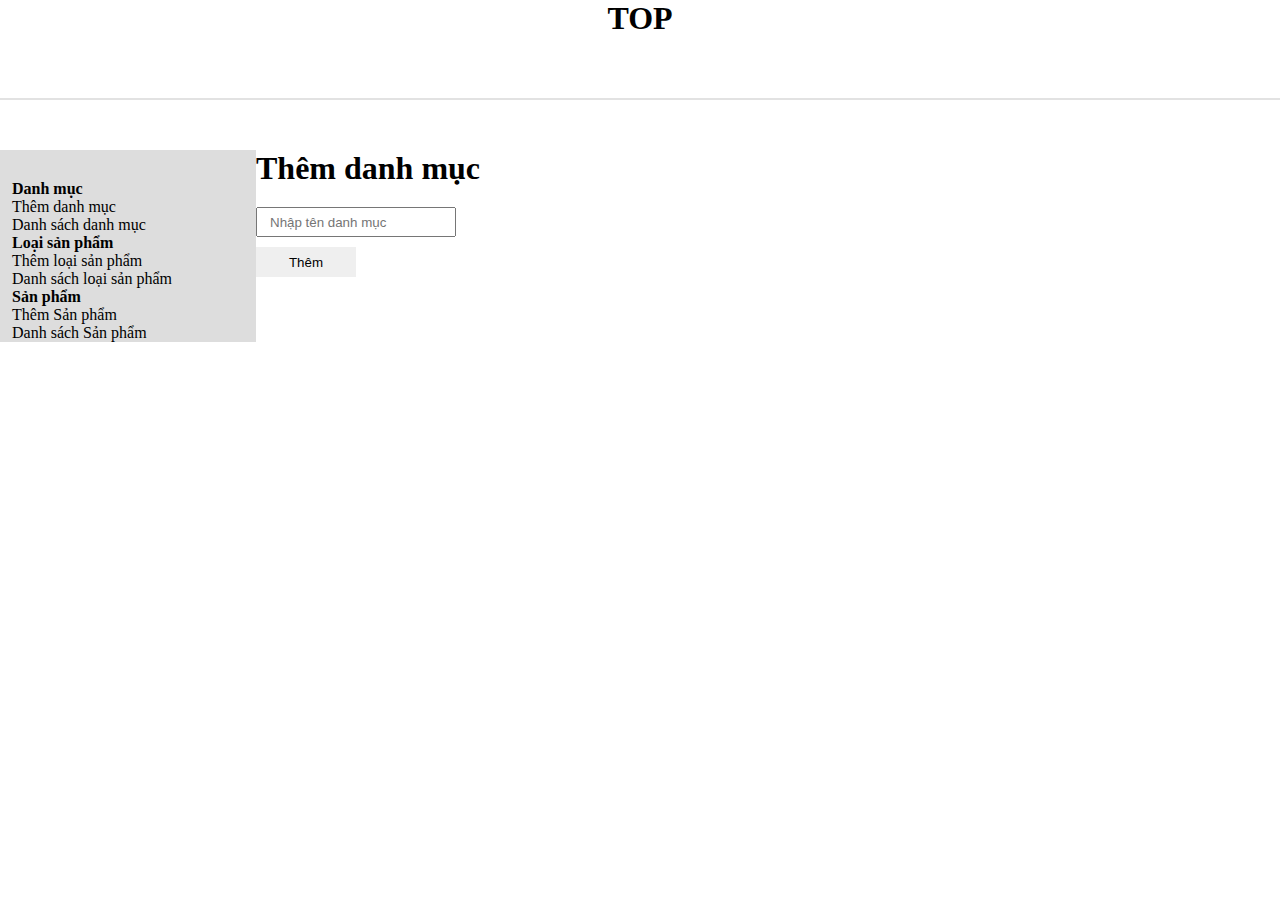
<file: Web/giaoDien/Hoa-php/category.html>
<!DOCTYPE html>
<html lang="en">

<head>
    <meta charset="UTF-8">
    <meta http-equiv="X-UA-Compatible" content="IE=edge">
    <meta name="viewport" content="width=device-width, initial-scale=1.0">
    <title>Danh mục sản phẩm</title>
    <link rel="stylesheet" href="style.css">

</head>

<body>
    <header>
        <h1>  TOP
        </h1>
    </header>

    <section class="admin-content">
        <div class="admin-content-left">
            <ul>
                <li>
                    <a href="">Danh mục</a>
                    <ul>
                        <li><a href="">Thêm danh mục</a></li>
                        <li><a href="">Danh sách danh mục</a></li>
                    </ul>
                </li>
                <li>
                    <a href="">Loại sản phẩm</a>
                    <ul>
                        <li><a href="">Thêm loại sản phẩm</a></li>
                        <li><a href="">Danh sách loại sản phẩm</a></li>
                    </ul>
                </li>
                <li>
                    <a href="">Sản phẩm</a>
                    <ul>
                        <li><a href="">Thêm Sản phẩm</a></li>
                        <li><a href="">Danh sách Sản phẩm</a></li>
                    </ul>
                </li>
            </ul>
        </div>

        <div class="admin-content-right">
            <div class="admin-content-right-category">
                <h1>Thêm danh mục</h1>
                <form action="" method="POST">
                    <input type="text" placeholder="Nhập tên danh mục">
                    <button type="submit">Thêm</button>
                </form>
            </div>
        </div>
    </section>

    
</body>

</html>
</file>
<file: Web/giaoDien/style.css>
* {
    margin: 0;
    padding: 0;
    box-sizing: border-box;
    font-family: Arial, Helvetica, sans-serif;
}


li {
    list-style: none;
    /* mất dấu gạch đầu dòng*/

}

.row {
    display: flex;
    flex-wrap: wrap;
}

a {
    text-decoration: none;
    color: black;
}

header {
    display: flex;
    justify-content: center;
    text-align: center;
    height: 70px;
    align-items: center;
    padding: 0 100px;
}

.menu input{
    font-size: 16px;
}

.menu {
    display: flex;
    flex: 3;
    justify-content: center;
    text-align: center;
    padding: 0 12px;
    /*theo hang ngang*/
}

.menu>li {
    padding: 0 12px;
    position: relative;
}

.menu>li:hover .sub-menu {
    visibility: visible;
    top: 45px;
}
.logo img{
    width: 120px;
}


.sub-menu {
    position: absolute;
    border: 1px solid #333;
    display: block;
    line-height: 22px;
    visibility: hidden;
    top: 60px;
    transition: 0.3s;
    z-index: 1;
    background: #ffff;

}

.sub-menu ul {
    padding-left: 12px;
}

.menu>li a {
    font-size: 16px;
    font-weight: bold;
}
.other{
    display: flex;
    flex: 1;
}

.other>li {
    padding: 0 12px;
    position: relative;
}

.other>li:first-child input {
    border: none;
    width: 120px;
    border-bottom: 1px solid #333;

}

.aspect-ratio-169 {
    position: relative;
    padding-top: 600px;
}

.aspect-ratio-169 img {
    position: absolute;
    width: 100%;
    height: 600px;
    top: 0;
    bottom: 0;
    margin-bottom: 0;

}

.content{
    display: flex;
    padding: 0 12px;
    justify-content: space-between;
    align-items: center;
    text-align: center;
    padding-top: 20px;
}

.content-item{
    display: flex;
    width: 200px;
    height: 220px;
    text-align: center;
}


/*---------- app hiện cuối trang chủ -----------*/
.app-container {
    text-align: center;
    align-items: center;
    padding: 150px 0px 50px 0;
}

.app-container p {
    line-height: 20px;
    font-size: 18px;
    color: black;
    font-weight: bold;

}

.app-google {
    margin: 50px;

}

.app-google img {
    height: 50px;

}

.app-container input {
    margin-top: 50px;
    border: none;
    border-bottom: 1px solid #000;

}

.footer {
    display: flex;
    text-align: center;
    justify-content: center;
    align-items: center;
    margin-bottom: 20px;
    height: 70px;
}

.footer li {
    padding: 0 12px;
}

.category {
    padding-left: 100px;
}

.category-top {
    margin-bottom: 50px;
}

.category-top p {
    font-family: Arial, Helvetica, sans-serif;
    margin: 0 12px;
    font-size: 12px;
}

.category-left {
    width: 20%;
    height: 100%;
}

.category-left ul li>a {
    font-size: 18px;

    font-weight: bold;

}


.category-left-boLoc {
    background-color: #ffff;
    border: 1px solid #000;
    height: 35px;
    cursor: pointer;
    font-size: 16px;
    font-weight: bold;
}

.category-left-loc {
    background-color: #ffff;
    border: 1px solid #000;
    height: 35px;
    cursor: pointer;
    font-size: 16px;
    font-weight: bold;
}


.category-right {
    width: 80%;
}

.category-right-item {
    flex: 1;
    padding: 0 12px;

}

.category-right-item select {
    width: 100%;
    height: 40px;
    padding: 10px 15px;
    border: 1px solid #dddddd;
    cursor: pointer;
}

.category-right-item:first-child {
    flex: 2;
    font-size: 16px;
    font-weight: bold;
}

.category-right-content {
    margin-top: 20px;
    justify-content: space-between;
}

.category-right-content-item {
    width: calc(25%-12px);
    text-align: center;
    padding: 12px 0;
}

.category-right-content-item h1 {
    font-size: 16px;

}

.category-right-content-item img {
    width: 100%;
    height: 400px;

}

.category-right-content-item-Ao{
    width: calc(25%-12px);
    height: 400px;

}

.category-right-bottom {
    justify-content: space-between;
    margin: 30px;
    width: 100%;
}

.product {
    padding-left: 100px;
}

.product-top {
    margin-bottom: 50px;
}

.product-content-left {
    width: 50%;
}

.product-content-left img {
    width: 90%;
    height: 100%;
}

.product-content-right {
    width: 50%;
    font-size: 24px;
}

.product-content-right-button button {
    width: 200px;
    height: 50px;
    background-color: red;
    border: none;
    cursor: pointer;
}

.product-content-right-button button>p {
    color: white;
    font-size: 20px;
}

.cart-top-cart {}

.cart-top-cart img {
    height: 50px;
    width: 100%;
}

.cart {
    padding: 100px 0;
}


.cart-top {
    height: 2px;
    width: 100%;
    justify-content: space-between;
    display: flex;
    align-items: center;
    margin: 20px 0 100px;
}

.cart-content table {
    text-align: center;
    width: 100%;

}

.cart-content table th {
    padding-bottom: 30px;
    font-family: Arial, Helvetica, sans-serif;
}

.cart-content img {
    height: 100px;
    width: 35%;
}

.cart-content p {
    font-weight: bold;
}

.cart-content-button button {
    margin-right: 12px;
    width: 200px;
    height: 50px;
    background-color: red;
    border: none;
    cursor: pointer;
}

.cart-content-button button>p {
    color: white;
    font-size: 20px;
}

.delivery {
    padding: 12px 0;
}

.delivery-content-left {
    width: 40%;
    margin-left: 20px;
    font-size: 20px;
    font-weight: bolder;
    color: rgb(54, 229, 27);
}

.delivery-content-right {
    width: 50%;
}

.delivery-content table {
    text-align: center;
    width: 100%;

}

.delivery-content-input label {
    margin-bottom: 6px;
    display: block;
}

.delivery-content-button {
    margin: 12PX 0;
    justify-content: center;
    text-align: center;
    width: 100%;
}

.delivery-content-button button {
    height: 50px;
    width: 200px;
    border: none;
    background-color: rgb(225, 92, 92);
    color: white;
    cursor: pointer;
}

.payment {
    padding: 30px 0;
    padding-left: 24px;
    justify-self: center;
}

.payment-content-left {
    width: 50%;

}

.payment-content-right {
    width: 50%;

}

.login_container{
    display: flex;
    width: 100%;
    height: 800px;
    justify-content: center;
    align-items: center;
    text-align: center;
    background: #bed676;
   
}

.login_form{
    width: 300px;
    height: 500px;
    background: white;
    border-radius:10px ;
    padding: 40px 30px;
}

.button{
    height: 35px;
    width: 100%;
    margin-bottom: 30px;
    background-color: #bed676;
    border: none;
    cursor: pointer;

}
.login_form h1{
    margin-bottom: 40px;
}

.form_text{
    margin-bottom: 40px;
    position: relative;
}

.form_text input{
    width: 100%;
    height: 35px;
    border: none;
    cursor: pointer;
    border-radius: 2px solid #000;
    background: white;
}
.form_text label{
    position: absolute;
    left: 12px;
    bottom: 12px;
    border: none;
    transition: 0.5s;
}
.form_text label.focus {
    transform: translateY(-20px);
}

.pagenew{
    padding-right: 12px;
    justify-content: center;
    text-align: center;
    height: 50px;
    width: 100%;
    background-color: wheat;
    margin-top: 12px;
    border: none;
    border-radius: 10px;
    cursor: pointer;
}

.thanhtoan{
    background-color: wheat;
    color: black;
    width: 200px;
    border-radius: 4px;
    margin-right: 12px;
}

.pay{
    background-color: red;
    color: white;
    border: none;
    border-radius: 4px;
    height: 35px;
    width: 100px;
    cursor: pointer;
}

.home{
    background-color: white;
    border: none;
    font-weight: bold;
    font-size: 16px;
    cursor: pointer;
}
.singup{
    color: red;
}

.bottom{
    padding-top: 100px;
    border-top: 1px solid #dddddd;
    position: relative;

}

.bottom-top{
    position: absolute;
    width: 30px;
    border: 2px solid #dddddd;
    border-radius: 50%;
    display: flex;
    align-items: center;
    justify-content: center;
    left: 50%;
    top: -15px;
}

.other-image{
    height: 35px;
    width: 35px;
}
</file>
<file: Web/giaoDien/Hoa-php/style.css>
*{
    margin: 0;
    padding: 0;
    box-sizing: border-box;
    color: black;
    outline: none;
}

a{
    text-decoration: none;
}

ul{
    list-style: none;
}

header{
    height: 100px;
    width: 100vw;
    border-bottom: 2px solid #dddd;
    text-align: center;
}

.admin-content{
    padding-top: 50px;
    display: flex;
}
.admin-content-left{
    background-color: #dddddd;
    width: 20%;
    padding: 30px 0 0 12px;
}

.admin-content-left>ul>li>a{
    font-weight: bold;
}
.admin-content-right{
    width: 80%;
    
}

.admin-content-right-category input{
    height: 30px;
    width: 200px;
    padding-left: 12px;
    margin-top: 20px;
}
.admin-content-right-category button{
    display: block;
    height: 30px;
    width: 100px;
    margin-top: 10px;
    cursor: pointer;
    border: none;
}
</file>
